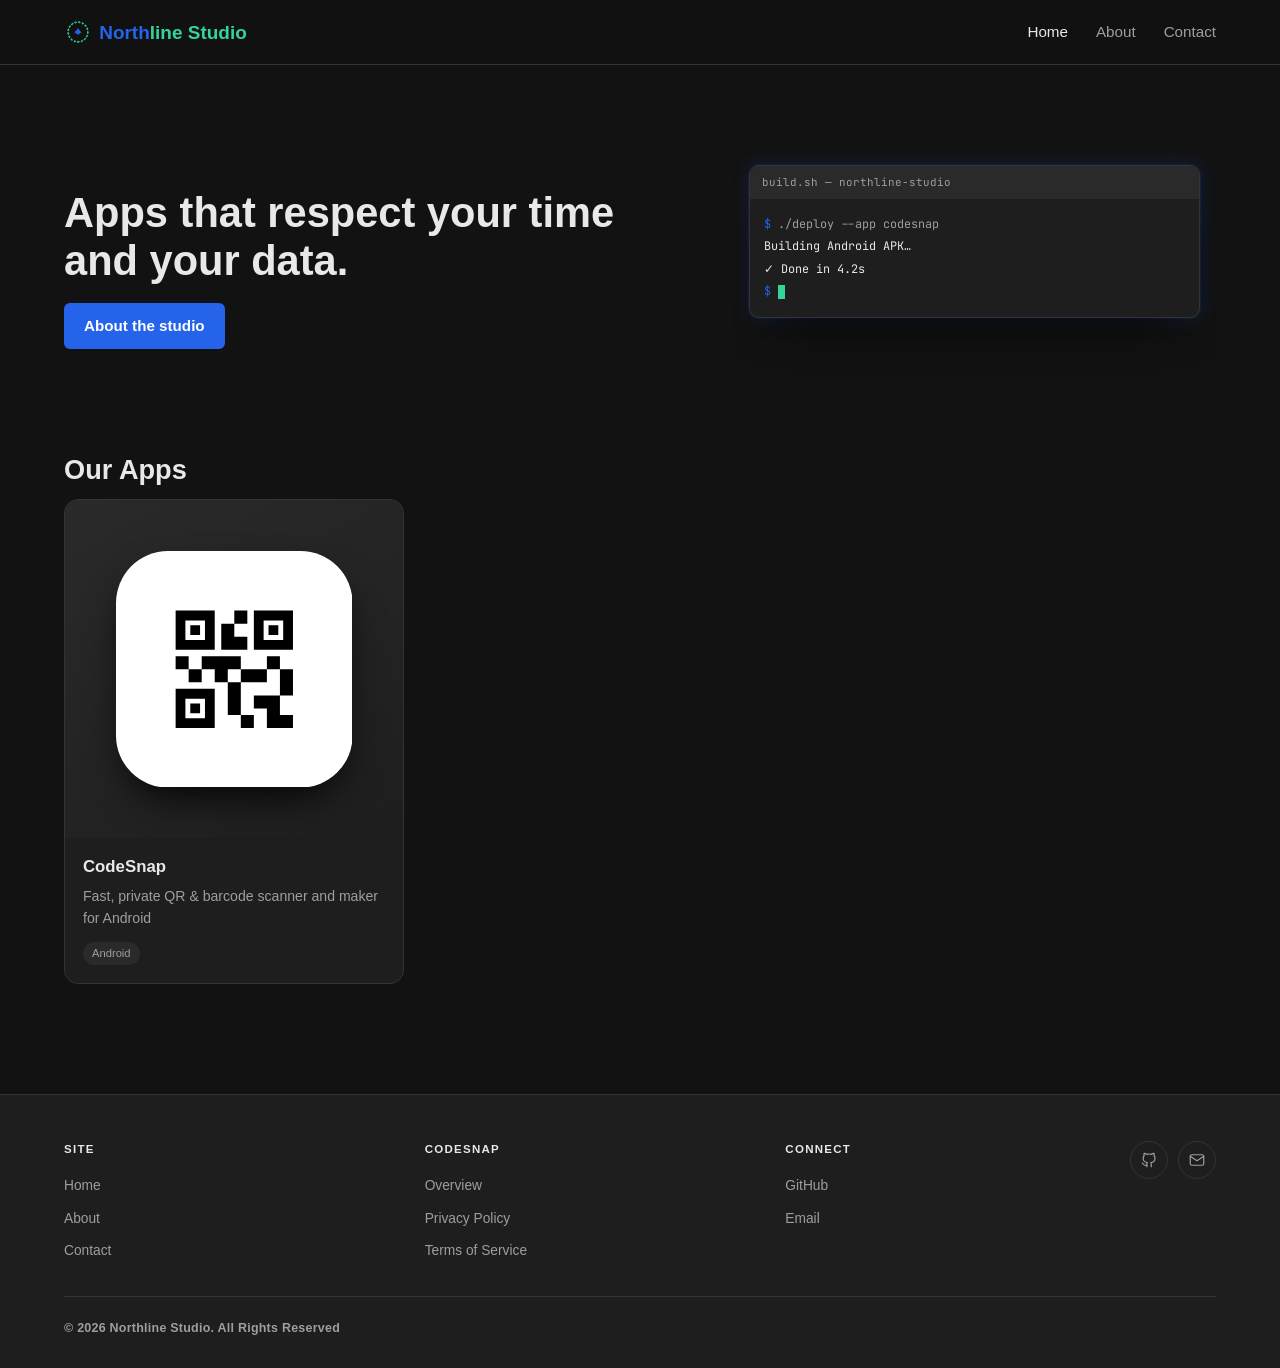
<file: index.html>
<!doctype html>
<html lang="en">
<head>
<meta charset="UTF-8">
<meta name="viewport" content="width=device-width, initial-scale=1, viewport-fit=cover">
<meta name="description" content="Northline Studio builds Android apps. Nothing you scan leaves your phone, and the privacy policies are short enough that people actually read them.">
<title>Northline Studio — Android Apps</title>
<link rel="preconnect" href="https://fonts.googleapis.com">
<link rel="preconnect" href="https://fonts.gstatic.com" crossorigin>
<link href="https://fonts.googleapis.com/css2?family=JetBrains+Mono:wght@400;500&display=swap" rel="stylesheet">
<link rel="icon" type="image/svg+xml" href="assets/logo-mark.svg">
<link rel="stylesheet" href="style.css">
</head>
<body>

<header>
  <div class="wrap">
    <div class="logo" onclick="nav('home')"><img class="logo-mark" src="assets/logo-mark.svg" alt=""><img class="logo-word" src="assets/logo-wordmark.svg" alt="Northline Studio"></div>
    <nav id="nav">
      <a href="#home" data-r="home"><span class="nav-index">01</span>Home</a>
      <a href="#about" data-r="about"><span class="nav-index">02</span>About</a>
      <a href="#contact" data-r="contact"><span class="nav-index">03</span>Contact</a>
    </nav>
    <button class="nav-toggle" id="navToggle" type="button" aria-label="Menu" aria-expanded="false" aria-controls="nav">
      <svg class="ic-menu" viewBox="0 0 24 24" aria-hidden="true"><path d="M3 18h18v-2H3v2zm0-5h18v-2H3v2zm0-7v2h18V6H3z"></path></svg>
      <svg class="ic-close" viewBox="0 0 24 24" aria-hidden="true"><path d="M19 6.41 17.59 5 12 10.59 6.41 5 5 6.41 10.59 12 5 17.59 6.41 19 12 13.41 17.59 19 19 17.59 13.41 12z"></path></svg>
    </button>
  </div>
</header>

<main class="wrap">

  <section id="home">
    <div class="hero">
      <div>
        <h1>Apps that respect your time and your data.</h1>
        <a class="cta" href="#about">About the studio</a>
      </div>
      <div class="stage term" aria-hidden="true">
        <div class="win">
          <div class="bar">build.sh — northline-studio</div>
          <div class="body">
            <div><span class="prompt">$</span> ./deploy --app codesnap</div>
            <div class="out">Building Android APK…</div>
            <div class="out">✓ Done in 4.2s</div>
            <div><span class="prompt">$</span> <span class="cursor"></span></div>
          </div>
        </div>
      </div>
    </div>

    <h2 class="section-title">Our Apps</h2>
    <div class="cards">
      <a class="card" href="#app-codesnap">
        <span class="card-cover"><span class="card-icon"><svg viewBox="0 0 500 500" width="28" height="28" style="stroke:none"><rect width="500" height="500" rx="110" fill="#ffffff"/><g transform="translate(95 95) scale(0.62)"><path d="m272.22,450l0,-44.44l44.44,0l0,44.44zM227.78,405.56l0,-111.11l44.44,0l0,111.11zM405.56,338.89l0,-88.89l44.44,0l0,88.89zM361.11,250l0,-44.44l44.44,0l0,44.44zM94.44,294.44l0,-44.44l44.44,0l0,44.44zM50,250l0,-44.44l44.44,0l0,44.44zM250,94.44l0,-44.44l44.44,0l0,44.44zM83.33,150L150,150L150,83.33L83.33,83.33ZM50,183.33l0,-133.33l133.33,0l0,133.33zM83.33,416.67L150,416.67L150,350L83.33,350ZM50,450l0,-133.33l133.33,0l0,133.33zM350,150L416.67,150L416.67,83.33L350,83.33ZM316.67,183.33l0,-133.33l133.33,0l0,133.33zM361.11,450l0,-66.67l-44.44,0l0,-44.44l88.89,0l0,66.67l44.44,0l0,44.44zM272.22,294.44l0,-44.44l88.89,0l0,44.44zM183.33,294.44l0,-44.44l-44.44,0l0,-44.44l133.33,0l0,44.44l-44.44,0l0,44.44zM205.56,183.33l0,-88.89l44.44,0l0,44.44l44.44,0l0,44.44zM100,133.33l0,-33.33l33.33,0l0,33.33zM100,400l0,-33.33l33.33,0l0,33.33zM366.67,133.33l0,-33.33l33.33,0l0,33.33z" fill="#000000"/></g></svg></span></span>
        <span class="card-body"><h3>CodeSnap</h3><p>Fast, private QR &amp; barcode scanner and maker for Android</p><span class="tag">Android</span></span>
      </a>
      <!-- Spot the Difference card hidden for now — uncomment together with the
           #app-spotit section and re-add 'app-spotit' to routes in script.js -->
      <!--
      <a class="card" href="#app-spotit">
        <span class="card-cover"><span class="card-icon"><svg viewBox="0 0 500 500" width="28" height="28" style="stroke:none"><rect width="500" height="500" rx="110" fill="#ffffff"/><g transform="translate(95 95) scale(0.62)"><g fill="none" stroke="#000000" stroke-width="26" stroke-linejoin="round"><rect x="60" y="90" width="160" height="320" rx="26"></rect><rect x="280" y="90" width="160" height="320" rx="26"></rect></g><path d="M85 370 145 270 205 370Z" fill="#000000"></path><path d="M305 370 365 270 425 370Z" fill="#000000"></path><circle cx="170" cy="170" r="26" fill="#000000"></circle><circle cx="350" cy="170" r="26" fill="#000000"></circle></g></svg></span></span>
        <span class="card-body"><h3>Spot the Difference</h3><p>Photo puzzle game — find every difference before the clock runs out</p><span class="tag">Android</span></span>
      </a>
      -->
    </div>
  </section>

  <section id="about">
    <div class="about-head">
      <img class="about-mark" src="assets/logo-mark.svg" alt="" width="120" height="120">
      <div class="about-head-copy">
        <h2 class="section-title">About the studio</h2>
        <p class="section-sub">We take an app from a rough idea all the way to the Play Store, then keep updating it after. Nothing gets handed off to anyone else.</p>
      </div>
    </div>
    <div class="about-grid">
      <div class="skill-block"><h3>Mobile</h3><ul>
        <li>Native Android apps in Kotlin with XML layouts</li>
        <li>Firebase (Auth, Firestore, Storage, FCM, Crashlytics)</li>
        <li>Local persistence with SQLite</li>
      </ul></div>
      <div class="skill-block"><h3>Backend & tooling</h3><ul>
        <li>REST APIs and backend services for app features</li>
        <li>Data modelling and Firestore schema design</li>
        <li>Bots and control panels (Node.js, Express)</li>
      </ul></div>
      <div class="skill-block"><h3>How we work</h3><ul>
        <li>Everything stays in-house: design, code, Play Store listing, the updates after release</li>
        <li>We write a spec first. Code comes once the spec makes sense.</li>
        <li>Android only for now, and privacy gets decided before features do</li>
      </ul></div>
    </div>
  </section>

  <section id="contact">
    <h2 class="section-title">Contact</h2>
    <p class="section-sub">Send bug reports, project ideas, or anything else through the form below. It lands straight in our inbox.</p>
    <form id="contactForm">
      <div><label for="cName">Name</label><input id="cName" required></div>
      <div><label for="cEmail">Email</label><input id="cEmail" type="email" required></div>
      <div><label for="cMsg">Message</label><textarea id="cMsg" required></textarea></div>
      <button class="submit" type="submit">Send message</button>
    </form>
    <p class="contact-direct">Or email us directly at <a class="mono mail-link" href="https://mail.google.com/mail/?view=cm&fs=1&to=northline.studio.developer@gmail.com" target="_blank" rel="noopener">northline.studio.developer@gmail.com</a>.</p>
  </section>

  <!-- CODESNAP -->
  <section id="app-codesnap">
    <div class="app-banner">
      <div class="banner-main">
        <div class="banner-info">
          <h2 class="banner-title">CodeSnap</h2>
          <p class="banner-dev">Northline Studio</p>
          <div class="stat-row">
            <div class="stat"><span class="stat-value">1.0</span><span class="stat-label">Version</span></div>
            <div class="stat"><span class="stat-value">8.0+</span><span class="stat-label">Android</span></div>
          </div>
          <div class="banner-actions">
            <a class="install-btn" href="https://play.google.com/store/apps/details?id=com.northlinestudio.codesnap" target="_blank" rel="noopener"><svg viewBox="0 0 24 24" fill="currentColor" aria-hidden="true"><path d="M5 3l14 9-14 9V3Z"></path></svg>Install on Google Play</a>
            <button class="share-btn" type="button" data-share-title="CodeSnap"><svg viewBox="0 0 24 24" fill="none" stroke-width="1.6" stroke-linecap="round" stroke-linejoin="round" aria-hidden="true"><circle cx="18" cy="5" r="3"></circle><circle cx="6" cy="12" r="3"></circle><circle cx="18" cy="19" r="3"></circle><path d="M8.59 13.51 15.42 17.49M15.41 6.51 8.59 10.49"></path></svg><span class="share-label">Share</span></button>
          </div>
        </div>
        <div class="banner-icon"><svg viewBox="0 0 500 500" width="28" height="28" style="stroke:none"><rect width="500" height="500" rx="110" fill="#ffffff"/><g transform="translate(95 95) scale(0.62)"><path d="m272.22,450l0,-44.44l44.44,0l0,44.44zM227.78,405.56l0,-111.11l44.44,0l0,111.11zM405.56,338.89l0,-88.89l44.44,0l0,88.89zM361.11,250l0,-44.44l44.44,0l0,44.44zM94.44,294.44l0,-44.44l44.44,0l0,44.44zM50,250l0,-44.44l44.44,0l0,44.44zM250,94.44l0,-44.44l44.44,0l0,44.44zM83.33,150L150,150L150,83.33L83.33,83.33ZM50,183.33l0,-133.33l133.33,0l0,133.33zM83.33,416.67L150,416.67L150,350L83.33,350ZM50,450l0,-133.33l133.33,0l0,133.33zM350,150L416.67,150L416.67,83.33L350,83.33ZM316.67,183.33l0,-133.33l133.33,0l0,133.33zM361.11,450l0,-66.67l-44.44,0l0,-44.44l88.89,0l0,66.67l44.44,0l0,44.44zM272.22,294.44l0,-44.44l88.89,0l0,44.44zM183.33,294.44l0,-44.44l-44.44,0l0,-44.44l133.33,0l0,44.44l-44.44,0l0,44.44zM205.56,183.33l0,-88.89l44.44,0l0,44.44l44.44,0l0,44.44zM100,133.33l0,-33.33l33.33,0l0,33.33zM100,400l0,-33.33l33.33,0l0,33.33zM366.67,133.33l0,-33.33l33.33,0l0,33.33z" fill="#000000"/></g></svg></div>
      </div>
    </div>

    <div class="store-grid">
      <div class="store-main">
        <div class="showcase-wrapper" data-name="CodeSnap"><div class="showcase" id="showcase"></div><button class="sc-roll sc-prev" type="button" aria-label="Scroll screenshots left" hidden><svg viewBox="0 0 24 24" width="22" height="22" fill="none" stroke="currentColor" stroke-width="2" stroke-linecap="round" stroke-linejoin="round" aria-hidden="true"><path d="m15 18-6-6 6-6"></path></svg></button><button class="sc-roll sc-next" type="button" aria-label="Scroll screenshots right" hidden><svg viewBox="0 0 24 24" width="22" height="22" fill="none" stroke="currentColor" stroke-width="2" stroke-linecap="round" stroke-linejoin="round" aria-hidden="true"><path d="m9 18 6-6-6-6"></path></svg></button></div>

        <h3 class="section-h" id="whats-new">What's new</h3>
        <div class="page-section">
          <ul>
            <li>QR Code Scanner: Scan any QR code or barcode instantly with your camera</li>
            <li>QR Code Generator: Create QR codes for text, URLs, Wi-Fi, contacts, email, phone, SMS, and locations</li>
            <li>Barcode Generator: Create EAN-8, EAN-13, UPC-A, UPC-E, Code 39, Code 93, Code 128, ITF, PDF417, Codabar, Data Matrix, and Aztec barcodes</li>
            <li>Save to Gallery: Save scanned QR codes directly to your device gallery</li>
            <li>Dark &amp; Light Theme: Automatically follows your system theme</li>
            <li>11 Languages: English, Arabic, German, Spanish, French, Hindi, Italian, Japanese, Korean, Portuguese, and Chinese</li>
            <li>Premium: Full QR &amp; appearance customization, unlimited history, HD export, and ad-free experience</li>
            <li>Crash Reporting: Firebase Crashlytics for automatic crash detection</li>
          </ul>
        </div>

        <h3 class="section-h">Legal</h3>
    <div class="page-section">
      <p>Read the full policies for CodeSnap.</p>
      <div class="legal-row">
        <a class="legal-btn" href="#app-codesnap-privacy"><svg viewBox="0 0 24 24" fill="none" stroke-width="1.8" stroke-linecap="round" stroke-linejoin="round"><rect x="5" y="11" width="14" height="9" rx="2"></rect><path d="M8 11V7a4 4 0 0 1 8 0v4"></path></svg>Privacy Policy</a>
        <a class="legal-btn" href="#app-codesnap-terms"><svg viewBox="0 0 24 24" fill="none" stroke-width="1.8" stroke-linecap="round" stroke-linejoin="round"><path d="M7 3h8l4 4v14a1 1 0 0 1-1 1H7a1 1 0 0 1-1-1V4a1 1 0 0 1 1-1Z"></path><path d="M9 12h6M9 16h6M9 8h2"></path></svg>Terms of Service</a>
      </div>
    </div>

    <h3 class="section-h">About this app</h3>
    <div class="page-section">
      <div class="about-desc collapsed" id="aboutDesc">
        <p>CodeSnap is a QR code and barcode scanner and generator that works entirely on your phone. Point the camera at any code and it reads it right away, or pick a photo from your gallery when the code sits inside an image.</p>
        <p>The scanner covers the formats you run into every day: QR codes plus EAN-8, EAN-13, UPC-A, UPC-E, Code 39, Code 93, Code 128, ITF, PDF417, Codabar, Data Matrix, and Aztec. There is a flashlight for dark places, and every scan lands in your history so you can open it again later.</p>
        <p>The generator handles text, URLs, Wi-Fi networks (open networks included), contacts, email, phone numbers, SMS, and locations. Customize the colors, export the result in HD, and share or print it. Premium lifts the limits on customization, history, and export quality, and removes ads.</p>
        <p>No account, no sign-up, and nothing you scan ever leaves your phone. Scanning and generating happen on the device, so both work with no internet connection. The app follows your system theme, comes in 11 languages, and shows ads unless you go Premium.</p>
      </div>
      <button class="read-more" id="readMore" type="button" aria-expanded="false" aria-controls="aboutDesc">Read more</button>
      <div class="chip-row" aria-label="Categories">
        <span class="chip">QR scanner</span><span class="chip">Barcode</span><span class="chip">QR generator</span><span class="chip">Offline</span><span class="chip">Privacy</span><span class="chip">Android</span>
      </div>
    </div>
      </div>

      <aside class="store-side">
        <div class="rating-box">
          <span class="rating-badge" aria-hidden="true">3+</span>
          <div class="rating-info">
            <p class="rating-title">Rated for 3+</p>
            <p class="rating-sub">Suitable for all ages</p>
          </div>
        </div>
        <details class="support-box">
          <summary>App support <svg viewBox="0 0 24 24" width="20" height="20" fill="none" stroke="currentColor" stroke-width="1.8" stroke-linecap="round" stroke-linejoin="round" aria-hidden="true"><path d="m6 9 6 6 6-6"></path></svg></summary>
          <div class="support-body">
            <a href="https://mail.google.com/mail/?view=cm&amp;fs=1&amp;to=northline.studio.developer@gmail.com" target="_blank" rel="noopener"><svg viewBox="0 0 24 24" width="18" height="18" fill="none" stroke="currentColor" stroke-width="1.8" stroke-linecap="round" stroke-linejoin="round" aria-hidden="true"><rect x="3" y="5" width="18" height="14" rx="2"></rect><path d="m3 7 9 6 9-6"></path></svg>northline.studio.developer@gmail.com</a>
            <a href="#app-codesnap-privacy"><svg viewBox="0 0 24 24" width="18" height="18" fill="none" stroke="currentColor" stroke-width="1.8" stroke-linecap="round" stroke-linejoin="round" aria-hidden="true"><path d="M12 3 5 6v5c0 4.4 2.9 8.4 7 9.6 4.1-1.2 7-5.2 7-9.6V6l-7-3Z"></path></svg>Privacy Policy</a>
          </div>
        </details>
      </aside>
    </div>
  </section>

  <section id="app-codesnap-privacy">
    <h3 class="section-h">Privacy Policy for CodeSnap</h3>
    <div class="page-section">
      <div class="policy-meta"><span class="badge">Effective 26 September 2026</span></div>
      <h4>At a glance</h4>
      <div class="policy-quick">
        <div class="quick-card no"><h5><svg viewBox="0 0 24 24" fill="none" stroke-width="2" stroke-linecap="round"><path d="M6 6l12 12M18 6L6 18"></path></svg>Not collected</h5><ul>
          <li>No account or sign-up</li>
          <li>No personal data collected by the app</li>
          <li>No sale of data</li>
          <li>Scan history stays on your device</li>
        </ul></div>
        <div class="quick-card yes"><h5><svg viewBox="0 0 24 24" fill="none" stroke-width="2" stroke-linecap="round" stroke-linejoin="round"><path d="M20 6 9 17l-5-5"></path></svg>Processed by third parties</h5><ul>
          <li>Advertising ID and ad interaction data (Google AdMob)</li>
          <li>Anonymous crash diagnostics (Firebase Crashlytics)</li>
        </ul></div>
      </div>
      <h4>1. What we don't collect</h4>
      <p>CodeSnap is a scanner and generator app. To be clear about what it does <em>not</em> do:</p>
      <ul>
        <li>No account or sign-up: there is no registration, login, or user profile.</li>
        <li>No collection of personal data by the app itself: we don't ask for your name, email, phone number, or contacts, and we don't upload the content you scan or generate.</li>
        <li>No sale of personal data. We don't sell or rent data about you to anyone.</li>
        <li>Your scan and generation history is stored only on your device, in local app storage. You can delete it at any time from the app's history screen, or by clearing the app's data in system settings.</li>
      </ul>
      <p>Some data <em>is</em> processed by third-party services the app integrates (advertising and crash analytics), as described below.</p>
      <h4>2. Camera</h4>
      <p>The camera permission is used only for live scanning: frames are decoded in real time to find and read QR codes and barcodes.</p>
      <ul>
        <li>Camera frames are processed on your device.</li>
        <li>Frames are never recorded to video or stored as images.</li>
        <li>Frames are never transmitted off your device for scanning purposes.</li>
      </ul>
      <p>The flashlight toggle only controls the camera flash for scanning in low light.</p>
      <h4>3. Images (gallery scans and exports)</h4>
      <p>When you choose to decode a code from an image in your gallery, or to export/save a generated code as an image file, that image is processed locally on your device. Image contents aren't uploaded to our servers. CodeSnap has no backend servers that receive your images.</p>
      <h4>4. Advertising</h4>
      <p>CodeSnap shows ads, served by Google AdMob. AdMob may collect and use the Advertising ID and device/ad interaction data to serve and measure ads, in accordance with Google's policy. You can reset or opt out of personalized advertising through your device's Google Play settings.</p>
      <p>See Google's privacy policy for details: <a href="https://policies.google.com/privacy">https://policies.google.com/privacy</a></p>
      <p>Buying Premium removes ads, but it doesn't change the data practices described here beyond no longer requesting ads.</p>
      <h4>5. Analytics and crash reporting</h4>
      <p>CodeSnap uses Firebase Crashlytics to collect anonymous crash and diagnostic data, for example stack traces, device/OS version, and the app version at the time of a crash. That data is used only to find and fix bugs. It isn't used to identify you personally.</p>
      <p>See Google Firebase's privacy information: <a href="https://firebase.google.com/support/privacy">https://firebase.google.com/support/privacy</a></p>
      <h4>6. Children</h4>
      <p>CodeSnap isn't directed at children under 13. The app doesn't knowingly collect personal information from children. If you believe a child has provided personal information through a third-party service the app uses, email us and we'll take care of it.</p>
      <h4>7. Contact</h4>
      <p>Questions about this policy or your data can be sent by email to <a href="https://mail.google.com/mail/?view=cm&fs=1&to=northline.studio.developer@gmail.com" target="_blank" rel="noopener">northline.studio.developer@gmail.com</a>.</p>
      <h4>8. Changes to this policy</h4>
      <p>This policy may be updated as the app changes. The current version always lives on this page. The effective date above tells you when this version started applying.</p>
    </div>
  </section>

  <section id="app-codesnap-terms">
    <h3 class="section-h">Terms of Service for CodeSnap</h3>
    <div class="page-section">
      <h4>Use of the app</h4>
      <p>CodeSnap is for personal use. You're responsible for what you do with the content you scan or generate.</p>
      <h4>No warranty</h4>
      <p>The app is provided as-is, with no warranty of any kind.</p>
      <h4>Changes</h4>
      <p>Features may change between updates. If you keep using the app after an update, you accept the revised terms.</p>
    </div>
  </section>

  <!-- SPOT THE DIFFERENCE — the game listing is hidden for now. To restore it,
       uncomment down to the closing marker after </section> AND re-add
       'app-spotit' to the routes array at the top of script.js — a section id
       that is not in routes can never render. Its Privacy Policy and Terms of
       Service sections below stay live: the Android app deep-links to them. -->
  <!--
  <section id="app-spotit">
    <div class="app-banner">
      <div class="banner-main">
        <div class="banner-info">
          <h2 class="banner-title">Spot the Difference</h2>
          <p class="banner-dev">Northline Studio</p>
          <div class="stat-row">
            <div class="stat"><span class="stat-value">1.0</span><span class="stat-label">Version</span></div>
            <div class="stat"><span class="stat-value">8.0+</span><span class="stat-label">Android</span></div>
          </div>
          <div class="banner-actions">
            <a class="install-btn" href="https://play.google.com/store/apps/details?id=com.northlinestudio.spotthedifference" target="_blank" rel="noopener"><svg viewBox="0 0 24 24" fill="currentColor" aria-hidden="true"><path d="M5 3l14 9-14 9V3Z"></path></svg>Install on Google Play</a>
            <button class="share-btn" type="button" data-share-title="Spot the Difference"><svg viewBox="0 0 24 24" fill="none" stroke-width="1.6" stroke-linecap="round" stroke-linejoin="round" aria-hidden="true"><circle cx="18" cy="5" r="3"></circle><circle cx="6" cy="12" r="3"></circle><circle cx="18" cy="19" r="3"></circle><path d="M8.59 13.51 15.42 17.49M15.41 6.51 8.59 10.49"></path></svg><span class="share-label">Share</span></button>
          </div>
        </div>
        <div class="banner-icon"><svg viewBox="0 0 500 500" width="28" height="28" style="stroke:none"><rect width="500" height="500" rx="110" fill="#ffffff"/><g transform="translate(95 95) scale(0.62)"><g fill="none" stroke="#000000" stroke-width="26" stroke-linejoin="round"><rect x="60" y="90" width="160" height="320" rx="26"></rect><rect x="280" y="90" width="160" height="320" rx="26"></rect></g><path d="M85 370 145 270 205 370Z" fill="#000000"></path><path d="M305 370 365 270 425 370Z" fill="#000000"></path><circle cx="170" cy="170" r="26" fill="#000000"></circle><circle cx="350" cy="170" r="26" fill="#000000"></circle></g></svg></div>
      </div>
    </div>

    <div class="store-grid">
      <div class="store-main">
        <div class="showcase-wrapper" data-dir="showcase-spotit" data-name="Spot the Difference"><div class="showcase"></div><button class="sc-roll sc-prev" type="button" aria-label="Scroll screenshots left" hidden><svg viewBox="0 0 24 24" width="22" height="22" fill="none" stroke="currentColor" stroke-width="2" stroke-linecap="round" stroke-linejoin="round" aria-hidden="true"><path d="m15 18-6-6 6-6"></path></svg></button><button class="sc-roll sc-next" type="button" aria-label="Scroll screenshots right" hidden><svg viewBox="0 0 24 24" width="22" height="22" fill="none" stroke="currentColor" stroke-width="2" stroke-linecap="round" stroke-linejoin="round" aria-hidden="true"><path d="m9 18 6-6-6-6"></path></svg></button></div>

        <h3 class="section-h">What's new</h3>
        <div class="page-section">
          <ul>
            <li>12 hand-authored photo levels, then an endless stream of procedurally generated scenes</li>
            <li>Three stars per level: finish it, finish under 5 minutes, and finish with zero wrong taps</li>
            <li>Hearts, hints and a coin economy with daily rewards and a shop</li>
            <li>Fair monetization: optional rewarded ads, a Remove Ads purchase, progress never blocked behind a paywall</li>
            <li>Accessibility: high-contrast mode, reduce-motion support, TalkBack labels, text scaling to 200%</li>
            <li>Works fully offline — only ads, purchases and links need a connection</li>
          </ul>
        </div>

        <h3 class="section-h">Legal</h3>
        <div class="page-section">
          <p>Read the full policies for Spot the Difference.</p>
          <div class="legal-row">
            <a class="legal-btn" href="#app-spotit-privacy"><svg viewBox="0 0 24 24" fill="none" stroke-width="1.8" stroke-linecap="round" stroke-linejoin="round"><rect x="5" y="11" width="14" height="9" rx="2"></rect><path d="M8 11V7a4 4 0 0 1 8 0v4"></path></svg>Privacy Policy</a>
            <a class="legal-btn" href="#app-spotit-terms"><svg viewBox="0 0 24 24" fill="none" stroke-width="1.8" stroke-linecap="round" stroke-linejoin="round"><path d="M7 3h8l4 4v14a1 1 0 0 1-1 1H7a1 1 0 0 1-1-1V4a1 1 0 0 1 1-1Z"></path><path d="M9 12h6M9 16h6M9 8h2"></path></svg>Terms of Service</a>
          </div>
        </div>

        <h3 class="section-h">About the game</h3>
        <div class="page-section">
          <div class="about-desc collapsed" id="aboutDescSpotit">
            <p>Spot it. Tap it. Beat the clock. Two pictures look identical — until they don't. Find every difference across hand-crafted photo levels, earn three stars a level, and rescue your hearts before the timer runs out.</p>
            <p>An offline-first spot-the-difference game for Android, built by Northline Studio. Portrait-only, one-hand play, no account needed. It opens with 12 hand-authored photo levels and then keeps going with an endless stream of procedurally generated scenes.</p>
            <p>Each level pays up to three stars: finish it, finish under 5 minutes, and finish with zero wrong taps. Coins, hints and hearts carry you between runs, topped up by daily rewards and the shop. Rewarded ads are optional, Remove Ads turns off banners and interstitials, and progress is never blocked behind a paywall.</p>
            <p>It's built to be played: high-contrast mode, reduce-motion support, TalkBack labels and text scaling to 200% are all in the game, and the whole thing works fully offline — only ads, purchases and links need a connection.</p>
          </div>
          <button class="read-more" id="readMoreSpotit" type="button" aria-expanded="false" aria-controls="aboutDescSpotit">Read more</button>
          <div class="chip-row" aria-label="Categories">
            <span class="chip">Puzzle</span><span class="chip">Spot the difference</span><span class="chip">Offline</span><span class="chip">Family</span><span class="chip">Android</span>
          </div>
        </div>
      </div>

      <aside class="store-side">
        <div class="rating-box">
          <span class="rating-badge" aria-hidden="true">3+</span>
          <div class="rating-info">
            <p class="rating-title">Rated for 3+</p>
            <p class="rating-sub">Suitable for all ages</p>
          </div>
        </div>
        <details class="support-box">
          <summary>App support <svg viewBox="0 0 24 24" width="20" height="20" fill="none" stroke="currentColor" stroke-width="1.8" stroke-linecap="round" stroke-linejoin="round" aria-hidden="true"><path d="m6 9 6 6 6-6"></path></svg></summary>
          <div class="support-body">
            <a href="https://mail.google.com/mail/?view=cm&amp;fs=1&amp;to=northline.studio.developer@gmail.com" target="_blank" rel="noopener"><svg viewBox="0 0 24 24" width="18" height="18" fill="none" stroke="currentColor" stroke-width="1.8" stroke-linecap="round" stroke-linejoin="round" aria-hidden="true"><rect x="3" y="5" width="18" height="14" rx="2"></rect><path d="m3 7 9 6 9-6"></path></svg>northline.studio.developer@gmail.com</a>
            <a href="#app-spotit-privacy"><svg viewBox="0 0 24 24" width="18" height="18" fill="none" stroke="currentColor" stroke-width="1.8" stroke-linecap="round" stroke-linejoin="round" aria-hidden="true"><path d="M12 3 5 6v5c0 4.4 2.9 8.4 7 9.6 4.1-1.2 7-5.2 7-9.6V6l-7-3Z"></path></svg>Privacy Policy</a>
          </div>
        </details>
      </aside>
    </div>
  </section>
  -->

  <section id="app-spotit-privacy">
    <h3 class="section-h">Privacy Policy for Spot the Difference</h3>
    <div class="page-section">
      <div class="policy-meta"><span class="badge">Effective November 2026</span></div>
      <h4>At a glance</h4>
      <div class="policy-quick">
        <div class="quick-card no"><h5><svg viewBox="0 0 24 24" fill="none" stroke-width="2" stroke-linecap="round"><path d="M6 6l12 12M18 6L6 18"></path></svg>Not collected</h5><ul>
          <li>Do you need an account? No</li>
          <li>Do you sell or rent data? No</li>
          <li>Name, email or phone number? Never asked for</li>
          <li>Camera, microphone, contacts or location? No</li>
        </ul></div>
        <div class="quick-card yes"><h5><svg viewBox="0 0 24 24" fill="none" stroke-width="2" stroke-linecap="round" stroke-linejoin="round"><path d="M20 6 9 17l-5-5"></path></svg>What happens</h5><ul>
          <li>Does it work offline? Yes — playing needs no connection</li>
          <li>Ads? Yes, banners, interstitials and optional rewarded ads. Remove Ads turns the first two off</li>
          <li>Where is progress saved? On your device only</li>
          <li>Analytics? Anonymous gameplay events, never tied to you</li>
        </ul></div>
      </div>
      <h4>1. Who we are</h4>
      <p>Spot the Difference is an Android app made by Northline Studio, an indie developer. We're the people behind it, and we're the ones answering for how it behaves.</p>
      <p>Every privacy question — access, correction, deletion, or just a straight "what's happening here?" — goes to the same address: <a href="https://mail.google.com/mail/?view=cm&fs=1&to=northline.studio.developer@gmail.com" target="_blank" rel="noopener">northline.studio.developer@gmail.com</a>. There's only one of us, so there's no switchboard to work out.</p>
      <h4>2. Information we don't collect</h4>
      <p>The app has no registration, so there's no account, no name, no email address and no phone number sitting anywhere. We don't ask for your contacts, we don't read your photos or media library, and we don't ask for your location.</p>
      <p>The app requests exactly two Android permissions:</p>
      <ul>
        <li><strong>INTERNET</strong> — for ads, for purchases, and for the links that open the website or the Play Store.</li>
        <li><strong>ACCESS_NETWORK_STATE</strong> — so the app can check whether it's online before it tries to load an ad or a purchase. It tells us you're connected or not, nothing more.</li>
      </ul>
      <p>No camera. No microphone. No contacts. No files. No location. Nothing is scanned, recorded or read off your phone.</p>
      <h4>3. Information stored on your device</h4>
      <p>Everything the game remembers lives on your phone and nowhere else:</p>
      <ul>
        <li>Gameplay progress — the levels you've finished and the stars you've earned</li>
        <li>Your coins, hints and hearts</li>
        <li>Your settings, including High contrast</li>
        <li>The timers behind daily rewards</li>
      </ul>
      <p>None of it is uploaded to a Northline Studio server, because there isn't one. It stays inside Android's app sandbox until you clear the app's data or uninstall it.</p>
      <h4>4. Advertising</h4>
      <p>The app is ad-supported. It shows banner ads, interstitial ads, and rewarded ads that you choose to watch in exchange for a hint or some hearts.</p>
      <p>Ads are served by Google AdMob, or by an equivalent ad network once ads go live. Like most ad-funded apps, ads may use your Advertising ID. That's governed by Google's policies and by your device's advertising settings — you can reset it or switch off personalized ads from Google Play settings.</p>
      <p>Rewarded ads are always optional and always labelled. Nothing in the game is locked behind one. A one-time Remove Ads purchase switches off banners and interstitials; rewarded ads stay available, because watching one is always your choice. Purchases are processed by Google Play, so we never see your payment details.</p>
      <p>If you're in a region that requires it, a consent form appears on the first launch, before any advertising or analytics request is made.</p>
      <p>See Google's privacy policy for the details of how AdMob handles data: <a href="https://policies.google.com/privacy">https://policies.google.com/privacy</a></p>
      <h4>5. Optional Google Play Games sign-in</h4>
      <p>You can sign in with Google Play Games to save your progress to your Play Games profile and to take part in leaderboards. It's entirely optional.</p>
      <p>Without it, everything stays local on your device and the game is fully playable — no level, star or feature is held back behind a sign-in. If you do sign in, Google handles your Play Games data under Google's own terms and privacy policy: <a href="https://policies.google.com/privacy">https://policies.google.com/privacy</a></p>
      <h4>6. Analytics</h4>
      <p>We collect a handful of anonymous gameplay events: when a level starts, when it's completed, the app version, a random identifier created at install, and whether the device was online at the time.</p>
      <p>That data is never tied to an identity, never sold, and never used to advertise to you. It exists so we can tell which levels are too hard and whether a feature is being used.</p>
      <p><strong>No crash-reporting SDK is included in this app.</strong> We don't collect crash logs, stack traces or device diagnostics.</p>
      <h4>7. Children</h4>
      <p>Spot the Difference doesn't knowingly collect personal information from children under 13, or from anyone below the age at which your local law lets them consent on their own.</p>
      <p>If you believe a child has provided personal information through the app, email the address in section 1 and we'll delete it.</p>
      <h4>8. Your rights</h4>
      <p>You can ask to see what we hold about you, to have it corrected, or to have it deleted. Write to <a href="https://mail.google.com/mail/?view=cm&fs=1&to=northline.studio.developer@gmail.com" target="_blank" rel="noopener">northline.studio.developer@gmail.com</a> and we'll answer.</p>
      <p>A couple of things in the app open somewhere else: links use Chrome Custom Tabs to show our website pages, and the store button opens Google Play. Those are run by Google, so Google's own terms and privacy policy apply to them.</p>
      <h4>9. Data retention and security</h4>
      <p>Your progress sits on your device under Android's app sandbox, which other apps can't read. Uninstalling the app removes it, and so does clearing the app's data in system settings. Nothing about your play is kept on our side.</p>
      <p>If this policy changes, we'll update this page and move the effective date at the top, so you can always tell which version you're reading.</p>
    </div>
  </section>

  <section id="app-spotit-terms">
    <h3 class="section-h">Terms of Service for Spot the Difference</h3>
    <div class="page-section">
      <div class="policy-meta"><span class="badge">Effective November 2026</span></div>
      <h4>Acceptance of terms</h4>
      <p>These terms cover Spot the Difference, an Android app provided by Northline Studio. Installing or using the app means you accept them. If you don't agree, please don't use it.</p>
      <h4>License</h4>
      <p>We give you a personal, non-transferable licence to use the app on your own devices. It's yours to play — not to sell, rent, redistribute or hand on to somebody else.</p>
      <p>You may not reverse-engineer, decompile or otherwise try to get at the app's source, resell it, or run it as a service for other people. Cheating that touches anyone else breaks these terms too: auto-solvers that play on your behalf, or edits to the local save that fake stars, coins or leaderboard positions.</p>
      <h4>Virtual items and purchases</h4>
      <p>Coins, hints and hearts are virtual items. They exist only inside the game, they have no real-world value, they can't be exchanged for money, and they can't be cashed out or moved to another account.</p>
      <p>Purchases — hint and coin packs, and Remove Ads — are handled entirely by Google Play. We never see or store your payment details, and Google Play's own terms apply to the transaction. Refunds follow Google Play's refund rules; outside those rules, virtual items aren't refundable.</p>
      <h4>Ads</h4>
      <p>Ads are supplied by third parties and their own terms apply to them. Watching a rewarded ad is always optional and always your choice.</p>
      <p>A Remove Ads purchase switches off banner and interstitial ads. Rewarded ads stay available, because you decide whether to watch one.</p>
      <h4>Google Play Games</h4>
      <p>Signing in to Google Play Games is optional. If you use it, Google's terms and privacy policy apply to your Play Games data, including anything saved to your profile or posted to a leaderboard.</p>
      <h4>User content</h4>
      <p>The app has no uploads, no profiles and no messaging. There is no user-generated content, so there is nothing for us to host, moderate or delete.</p>
      <h4>No warranty and limitation of liability</h4>
      <p>The app is provided as-is, with no warranty of any kind. We don't promise it will always be uninterrupted, error-free, or exactly what you expected.</p>
      <p>To the extent the law allows, Northline Studio isn't liable for indirect or consequential losses coming out of your use of the app — including lost progress, lost virtual items or lost play time. Nothing here limits liability that can't be limited by law.</p>
      <h4>Changes to these terms</h4>
      <p>We may update these terms as the app changes. The current version always lives on this page with the effective date above, and using the app after an update means you accept the revised terms.</p>
      <h4>Governing law and contact</h4>
      <p>These terms are read under the general consumer protection rules that apply where you live, rather than under one country's courts. If anything here is unclear, ask us: <a href="https://mail.google.com/mail/?view=cm&fs=1&to=northline.studio.developer@gmail.com" target="_blank" rel="noopener">northline.studio.developer@gmail.com</a></p>
    </div>
  </section>

</main>

<footer>
  <div class="wrap">
    <div class="footer-top">
      <div class="footer-cols">
        <nav class="footer-col" aria-label="Site">
          <h4>Site</h4>
          <ul>
            <li><a href="#home">Home</a></li>
            <li><a href="#about">About</a></li>
            <li><a href="#contact">Contact</a></li>
          </ul>
        </nav>
        <nav class="footer-col" aria-label="CodeSnap">
          <h4>CodeSnap</h4>
          <ul>
            <li><a href="#app-codesnap">Overview</a></li>
            <li><a href="#app-codesnap-privacy">Privacy Policy</a></li>
            <li><a href="#app-codesnap-terms">Terms of Service</a></li>
          </ul>
        </nav>
        <!-- Spot the Difference footer links hidden for now — uncomment together
             with the #app-spotit section -->
        <!--
        <nav class="footer-col" aria-label="Spot the Difference">
          <h4>Spot the Difference</h4>
          <ul>
            <li><a href="#app-spotit">About the game</a></li>
            <li><a href="#app-spotit-privacy">Privacy Policy</a></li>
            <li><a href="#app-spotit-terms">Terms of Service</a></li>
          </ul>
        </nav>
        -->
        <nav class="footer-col" aria-label="Connect">
          <h4>Connect</h4>
          <ul>
            <li><a href="https://github.com/Studio-Northline" target="_blank" rel="noopener">GitHub</a></li>
            <li><a href="https://mail.google.com/mail/?view=cm&fs=1&to=northline.studio.developer@gmail.com" target="_blank" rel="noopener">Email</a></li>
          </ul>
        </nav>
      </div>
      <div class="footer-social">
        <a href="https://github.com/Studio-Northline" target="_blank" rel="noopener" aria-label="GitHub" title="GitHub"><svg viewBox="0 0 24 24" fill="none" stroke-width="1.6" stroke-linecap="round" stroke-linejoin="round" aria-hidden="true" focusable="false"><path d="M9 19c-4.3 1.4-4.3-2.5-6-3m12 5v-3.5c0-1 .1-1.4-.5-2 2.8-.3 5.5-1.4 5.5-6a4.6 4.6 0 0 0-1.3-3.2 4.2 4.2 0 0 0-.1-3.2s-1.1-.3-3.5 1.3a12.3 12.3 0 0 0-6.2 0C6.7 2.8 5.6 3.1 5.6 3.1a4.2 4.2 0 0 0-.1 3.2A4.6 4.6 0 0 0 4.2 9.5c0 4.6 2.7 5.7 5.5 6-.6.6-.6 1.2-.5 2V21"></path></svg></a>
        <a href="https://mail.google.com/mail/?view=cm&fs=1&to=northline.studio.developer@gmail.com" target="_blank" rel="noopener" aria-label="Email" title="Email"><svg viewBox="0 0 24 24" fill="none" stroke-width="1.6" stroke-linecap="round" stroke-linejoin="round" aria-hidden="true" focusable="false"><rect x="3" y="5" width="18" height="14" rx="2"></rect><path d="m3 7 9 6 9-6"></path></svg></a>
      </div>
    </div>
    <div class="footer-bottom">
      <p class="footer-copy">© 2026 Northline Studio. All Rights Reserved</p>
    </div>
  </div>
</footer>

<div class="lightbox" id="lightbox" hidden role="dialog" aria-modal="true" aria-label="Screenshot viewer">
  <button class="lb-btn lb-close" id="lbClose" type="button" aria-label="Close viewer"><svg viewBox="0 0 24 24" width="22" height="22" fill="none" stroke="currentColor" stroke-width="2" stroke-linecap="round"><path d="M18 6 6 18M6 6l12 12"></path></svg></button>
  <button class="lb-btn lb-prev" id="lbPrev" type="button" aria-label="Previous screenshot"><svg viewBox="0 0 24 24" width="24" height="24" fill="none" stroke="currentColor" stroke-width="2" stroke-linecap="round" stroke-linejoin="round"><path d="m15 18-6-6 6-6"></path></svg></button>
  <img class="lb-img" id="lbImg" alt="">
  <button class="lb-btn lb-next" id="lbNext" type="button" aria-label="Next screenshot"><svg viewBox="0 0 24 24" width="24" height="24" fill="none" stroke="currentColor" stroke-width="2" stroke-linecap="round" stroke-linejoin="round"><path d="m9 18 6-6-6-6"></path></svg></button>
  <div class="lb-count" id="lbCount" aria-live="polite"></div>
</div>

<script src="script.js"></script>
</body>
</html>
</file>
<file: style.css>
:root{
  --bg:#121212; --surface:#1E1E1E; --surface-2:#2A2A2A;
  --text:#E8E8E8; --text-dim:#9E9E9E; --border:#333333;
  --accent:#2563eb; --accent-soft:#2563eb22;
  --green:#34d399;
  box-sizing:border-box; padding-top:env(safe-area-inset-top,0px); padding-bottom:env(safe-area-inset-bottom,0px);
}
html{scroll-padding-top:env(safe-area-inset-top,0px);}
*{box-sizing:border-box;}
body{margin:0; min-height:calc(100vh - env(safe-area-inset-top,0px) - env(safe-area-inset-bottom,0px)); display:flex; flex-direction:column; background:var(--bg); color:var(--text); font-family:Helvetica, Arial, sans-serif; line-height:1.55;}
h1,h2,h3,.logo,nav a,button,.tab{font-family:Helvetica, Arial, sans-serif;}
.mono{font-family:'JetBrains Mono',monospace;}
a{color:inherit;}
.wrap{max-width:1200px; margin:0 auto; padding:0 24px;}

header{position:sticky; top:0; z-index:10; padding-top:calc(18px + env(safe-area-inset-top,0px)); padding-bottom:18px; border-bottom:1px solid var(--border);}
/* The blur lives on a pseudo-element, never on header itself: a backdrop-filter
   would make header the containing block for #nav's position:fixed, collapsing
   the full-screen menu into the header's box the instant it starts closing. */
header::before{content:''; position:absolute; inset:0; z-index:-1; background:rgba(18,18,18,.9); backdrop-filter:blur(10px); -webkit-backdrop-filter:blur(10px); pointer-events:none;}
header .wrap{display:flex; align-items:center; justify-content:space-between;}
/* Both logo images are transparent: the icon's ring padding plus the
   wordmark's own side padding supply the optical gap, so gap stays 0. */
.logo{display:flex; align-items:center; gap:0; cursor:pointer;}
.logo-mark{width:28px; height:28px; display:block; flex-shrink:0;}
.logo-word{height:28px; width:auto; display:block;}
nav{display:flex; gap:28px;}
nav a{font-size:.95rem; color:var(--text-dim); text-decoration:none; transition:color .15s;}
nav a:hover, nav a.active{color:var(--text);}
.nav-index{display:none;} /* numbered links only exist in the mobile overlay */
.nav-toggle{display:none; width:44px; height:44px; padding:0; margin-right:-8px; background:none; border:none; border-radius:8px; color:var(--text); place-items:center; cursor:pointer;}
.nav-toggle svg{width:26px; height:26px; fill:currentColor;}
.nav-toggle .ic-close{display:none;}
.nav-toggle[aria-expanded="true"] .ic-menu{display:none;}
.nav-toggle[aria-expanded="true"] .ic-close{display:block;}
.nav-toggle:focus-visible{outline:2px solid var(--accent); outline-offset:2px;}

main.wrap{padding-top:64px; padding-bottom:90px; flex:1 0 auto; width:100%;} /* grows so short pages still push the footer down */
section{display:none; scroll-margin-top:81px;}
section.active{display:block; animation:fade .3s ease;}
@keyframes fade{from{opacity:0; transform:translateY(6px);} to{opacity:1; transform:none;}}

.hero{display:grid; grid-template-columns:1.3fr 1fr; gap:40px; align-items:center; padding:20px 0 60px;}
.hero h1{font-size:2.6rem; line-height:1.15; margin:0 0 18px; font-weight:600;}
.hero p{color:var(--text-dim); font-size:1.05rem; max-width:46ch; margin:0 0 26px;}
.hero .cta{display:inline-block; padding:11px 20px; background:var(--accent); color:#fff; font-weight:600; border-radius:6px; text-decoration:none; font-size:.95rem;}
.stage{height:240px; border-radius:12px; position:relative; overflow:hidden;}
.term{padding:16px;}
.term .win{background:var(--surface); border:1px solid var(--border); border-radius:10px; overflow:hidden; box-shadow:0 24px 48px -24px #000, 0 0 20px color-mix(in srgb, var(--accent) 20%, transparent), 0 0 0 1px color-mix(in srgb, var(--accent) 12%, transparent);}
.term .bar{background:var(--surface-2); padding:8px 12px; font-family:'JetBrains Mono',monospace; font-size:.68rem; color:var(--text-dim);}
.term .body{padding:14px; font-family:'JetBrains Mono',monospace; font-size:.74rem; line-height:1.9; color:var(--text-dim);}
.term .prompt{color:var(--accent);}
.term .out{color:var(--text);}
.term .cursor{display:inline-block; width:7px; height:14px; background:var(--green); vertical-align:middle; animation:blink 1s step-start infinite;}
@keyframes blink{50%{opacity:0;}}

h2.section-title{font-size:1.7rem; margin:0 0 8px; font-weight:600;}
.section-sub{color:var(--text-dim); margin:0 0 30px; max-width:56ch;}

.cards{display:grid; grid-template-columns:repeat(auto-fit, minmax(200px,1fr)); gap:20px;}
.card{display:flex; flex-direction:column; text-align:left; background:var(--surface); border:1px solid var(--border); border-radius:14px; overflow:hidden; cursor:pointer; color:var(--text); padding:0; text-decoration:none; max-width:340px; transition:transform .15s, border-color .15s;}
.card:hover{transform:translateY(-3px); border-color:var(--accent);}
.card-cover{aspect-ratio:1/1; display:flex; align-items:center; justify-content:center; background:linear-gradient(150deg, var(--surface-2), var(--surface));}
.card-icon{width:70%; aspect-ratio:1/1; border-radius:22%; background:transparent; display:flex; align-items:center; justify-content:center; box-shadow:0 18px 40px -12px #000;}
.card-icon svg{width:100%; height:100%; stroke:var(--accent);}
.card-body{padding:16px 18px 18px; display:flex; flex-direction:column; gap:6px;}
.card-body h3{margin:0; font-size:1.05rem; font-weight:600;}
.card-body p{margin:0; color:var(--text-dim); font-size:.88rem;}
.card-body .tag{align-self:flex-start; margin-top:6px; font-size:.7rem; color:var(--text-dim); background:var(--surface-2); padding:3px 9px; border-radius:20px;}

.about-head{display:flex; align-items:center; gap:26px; margin-bottom:36px;}
.about-mark{width:120px; height:120px; flex-shrink:0; display:block;}
.about-head-copy .section-title{margin:0 0 8px;}
.about-head-copy .section-sub{margin:0;}
.about-grid{display:grid; grid-template-columns:repeat(auto-fit, minmax(260px,1fr)); gap:20px;}
.skill-block{background:var(--surface); border:1px solid var(--border); border-radius:14px; padding:18px 20px 20px;}
.skill-block h3{font-size:1rem; color:var(--accent); margin:0 0 10px;}
.skill-block ul{margin:0; padding-left:18px; color:var(--text-dim); font-size:.95rem;}
.skill-block li{margin-bottom:6px;}
.skill-block li:last-child{margin-bottom:0;}

form{display:grid; gap:14px; max-width:480px;}
label{font-size:.85rem; color:var(--text-dim); margin-bottom:4px; display:block;}
input,textarea{width:100%; background:var(--surface); border:1px solid var(--border); color:var(--text); border-radius:6px; padding:11px 13px; font-family:inherit; font-size:.95rem;}
input:focus,textarea:focus{outline:2px solid var(--accent); outline-offset:1px;}
textarea{resize:vertical; min-height:110px;}
button.submit{padding:11px 22px; background:var(--accent); color:#fff; border:none; border-radius:6px; font-weight:600; font-size:.95rem; cursor:pointer;}
.contact-direct{color:var(--text-dim); margin-top:26px; font-size:.9rem;}
.contact-direct a.mail-link{color:inherit; text-decoration:underline; text-underline-offset:3px; text-decoration-color:color-mix(in srgb, var(--accent) 60%, transparent);}
.contact-direct a.mail-link:hover{color:var(--accent); text-decoration-color:var(--accent);}

.app-banner{padding:44px 0; border-radius:20px; margin-bottom:36px; background:none; text-align:left;}
.banner-main{display:flex; align-items:center; justify-content:space-between; gap:40px;}
.banner-info{flex:1 1 auto; min-width:0;}
.banner-title{margin:0 0 6px; font-size:2.4rem; font-weight:700; line-height:1.1; text-align:left;}
.banner-dev{margin:0 0 14px; font-size:.94rem; font-weight:500; color:var(--accent);}
.stat-row{display:flex; flex-wrap:wrap; row-gap:14px; margin-bottom:26px;}
.stat{display:flex; flex-direction:column; padding:0 24px;}
.stat:first-child{padding-left:0;}
.stat + .stat{border-left:1px solid var(--border);}
.stat-value{font-size:1.15rem; font-weight:700; color:var(--text); line-height:1.3;}
.stat-label{font-size:.81rem; color:var(--text-dim);}
.banner-actions{display:flex; align-items:center; flex-wrap:wrap; gap:16px;}
.install-btn{display:inline-flex; align-items:center; gap:9px; padding:11px 22px; background:var(--accent); color:#fff; border-radius:10px; font-family:Helvetica, Arial, sans-serif; font-size:.95rem; font-weight:600; text-decoration:none; transition:filter .15s, transform .15s;}
.install-btn:hover{filter:brightness(1.1); transform:translateY(-1px);}
.install-btn svg{width:15px; height:15px; flex-shrink:0;}
.share-btn{display:inline-flex; align-items:center; gap:7px; padding:6px 0; background:none; border:none; color:var(--accent); font-family:Helvetica, Arial, sans-serif; font-size:.9rem; font-weight:600; cursor:pointer;}
.share-btn:hover{text-decoration:underline;}
.share-btn:focus-visible{outline:2px solid var(--accent); outline-offset:3px; border-radius:4px;}
.share-btn svg{width:18px; height:18px; stroke:currentColor; flex-shrink:0;}
.banner-icon{flex:0 0 auto; width:150px; height:150px; border-radius:22%; background:transparent; box-shadow:0 18px 40px -12px #000;}
.banner-icon svg{display:block; width:100%; height:100%;}
.badge{font-size:.72rem; padding:3px 10px; border-radius:20px; background:var(--surface-2); color:var(--text-dim); display:inline-block; margin-bottom:14px;}

@media (max-width:700px){
  .app-banner{padding:30px 0 28px;}
  .banner-main{gap:16px;}
  .banner-icon{width:92px; height:92px;}
  .banner-title{font-size:1.6rem;}
    .stat{padding:0 16px;}
  .banner-actions{gap:12px;}
  .install-btn{padding:10px 18px; font-size:.9rem;}
}

.store-grid{display:grid; grid-template-columns:minmax(0,1fr) 300px; gap:40px; align-items:start;}
.store-main{min-width:0;}
.store-side{display:grid; gap:16px; align-content:start;}

.showcase-wrapper{width:100%; margin-bottom:38px; position:relative;}
.sc-roll{position:absolute; top:50%; transform:translateY(-50%); z-index:5; width:44px; height:44px; padding:0; border-radius:50%; background:rgba(18,18,18,.94); border:1px solid var(--border); color:var(--text); display:grid; place-items:center; cursor:pointer; transition:border-color .15s, color .15s, background .15s;}
.sc-roll:hover{border-color:var(--accent); color:var(--accent); background:#1E1E1E;}
.sc-roll:focus-visible{outline:2px solid var(--accent); outline-offset:2px;}
.sc-roll[hidden]{display:none;}
.sc-prev{left:-8px;}
.sc-next{right:-8px;}
.showcase{display:flex; align-items:flex-start; gap:12px; width:100%; overflow-x:auto; overflow-y:hidden; scrollbar-width:none; -webkit-overflow-scrolling:touch; touch-action:pan-x pan-y; user-select:none;}
.showcase::-webkit-scrollbar{display:none;}
.screenshot{flex:0 0 auto; width:160px; position:relative; overflow:hidden; border-radius:8px; background:#1A1A1A; min-height:300px; cursor:zoom-in;}
.screenshot img{width:100%; height:auto; display:block; opacity:0; transition:opacity .25s ease; pointer-events:none; user-select:none; -webkit-user-drag:none;}
.screenshot::before{content:""; position:absolute; inset:0; background:linear-gradient(110deg, #181818 25%, #292929 45%, #181818 65%); background-size:250% 100%; animation:shimmer 1.2s infinite; z-index:0;}
@keyframes shimmer{0%{background-position:200% 0;} 100%{background-position:-200% 0;}}
.screenshot.loaded{background:transparent;}
.screenshot.loaded::before{display:none;}
.screenshot.loaded img{opacity:1;}

.rating-box{background:var(--surface); border:1px solid var(--border); border-radius:12px; padding:16px; display:flex; gap:14px; align-items:flex-start;}
.rating-badge{flex:0 0 auto; width:44px; height:44px; border:2px solid var(--text); border-radius:6px; display:grid; place-items:center; font-weight:700; font-size:.95rem; line-height:1; color:var(--text);}
.rating-info{min-width:0;}
.rating-title{margin:2px 0 4px; font-weight:600; font-size:.95rem; color:var(--text);}
.rating-sub{margin:0; color:var(--text-dim); font-size:.85rem;}

.support-box{background:var(--surface); border:1px solid var(--border); border-radius:12px;}
.support-box summary{padding:16px; cursor:pointer; font-weight:600; font-size:.95rem; display:flex; justify-content:space-between; align-items:center; gap:10px; list-style:none;}
.support-box summary::-webkit-details-marker{display:none;}
.support-box summary::marker{content:"";}
.support-box summary svg{flex-shrink:0; transition:transform .2s; color:var(--text-dim);}
.support-box[open] summary svg{transform:rotate(180deg);}
.support-body{padding:0 16px 14px; display:grid; gap:10px;}
.support-body a{display:flex; gap:10px; align-items:center; font-size:.9rem; color:var(--accent); text-decoration:none; min-width:0; overflow-wrap:anywhere;}
.support-body a:hover{text-decoration:underline;}
.support-body svg{width:18px; height:18px; flex-shrink:0; stroke:currentColor;}

.chip-row{display:flex; flex-wrap:wrap; gap:8px; margin:14px 0 6px;}
.chip{padding:6px 13px; border:1px solid var(--border); background:var(--surface-2); color:var(--text-dim); border-radius:999px; font-size:.8rem; line-height:1.4;}

.about-desc{transition:max-height .2s ease;}
.about-desc.collapsed{max-height:260px; overflow:hidden; -webkit-mask-image:linear-gradient(#000 65%, transparent); mask-image:linear-gradient(#000 65%, transparent);}
.read-more{display:inline-block; margin:2px 0 4px; padding:6px 0; background:none; border:none; color:var(--accent); font-family:Helvetica, Arial, sans-serif; font-weight:600; font-size:.9rem; cursor:pointer;}
.read-more:hover{text-decoration:underline;}
.read-more:focus-visible{outline:2px solid var(--accent); outline-offset:3px; border-radius:4px;}
.read-more[hidden]{display:none;}

.store-side summary:focus-visible, .store-side a:focus-visible{outline:2px solid var(--accent); outline-offset:3px; border-radius:4px;}

.lightbox{position:fixed; inset:0; z-index:100; background:rgba(0,0,0,.94); display:flex; align-items:center; justify-content:center; padding:24px; animation:lbIn .18s ease;}
@keyframes lbIn{from{opacity:0;} to{opacity:1;}}
.lightbox[hidden]{display:none;}
.lb-img{max-width:min(90vw,520px); max-height:84vh; border-radius:12px; box-shadow:0 30px 80px rgba(0,0,0,.65); display:block;}
.lb-btn{position:absolute; width:44px; height:44px; padding:0; border-radius:50%; background:rgba(30,30,30,.92); border:1px solid var(--border); color:var(--text); display:grid; place-items:center; cursor:pointer; transition:border-color .15s, color .15s;}
.lb-btn:hover{border-color:var(--accent); color:var(--accent);}
.lb-btn:focus-visible{outline:2px solid var(--accent); outline-offset:2px;}
.lb-btn[hidden]{display:none;}
.lb-close{top:18px; right:18px;}
.lb-prev{left:18px; top:50%; transform:translateY(-50%);}
.lb-next{right:18px; top:50%; transform:translateY(-50%);}
.lb-count{position:absolute; bottom:20px; left:50%; transform:translateX(-50%); background:rgba(30,30,30,.92); border:1px solid var(--border); color:var(--text-dim); font-size:.82rem; padding:4px 13px; border-radius:999px;}
@media (max-width:680px){
  .lb-prev{left:8px;} .lb-next{right:8px;} .lb-close{top:10px; right:10px;}
  .lb-img{max-width:86vw; max-height:78vh;}
}

@media (min-width:900px){
  .banner-title{font-size:2.8rem;}
}
@media (max-width:900px){
  .store-grid{grid-template-columns:1fr;}
  .store-side{order:-1;}
}

.section-h{font-size:1.15rem; font-weight:600; margin:38px 0 16px; padding-top:26px; border-top:1px solid var(--border); color:var(--text);}
#whats-new{scroll-margin-top:81px;}
.section-h:first-of-type{margin-top:0; padding-top:0; border-top:none;}
.page-section h4{font-size:1.05rem; margin:28px 0 10px; padding-top:22px; border-top:1px solid var(--border); color:var(--text);}
.page-section h4:first-of-type{margin-top:0; padding-top:0; border-top:none;}
.page-section p, .page-section li{color:var(--text-dim); font-size:.95rem; line-height:1.75;}
.page-section ul{padding-left:20px;}
.page-section li{margin-bottom:6px;}
.legal-row{display:flex; gap:12px; flex-wrap:wrap; margin-top:6px;}
.legal-btn{display:inline-flex; align-items:center; gap:8px; padding:10px 16px; background:var(--surface); border:1px solid var(--border); border-radius:8px; color:var(--text); text-decoration:none; font-size:.85rem; font-weight:500; transition:border-color .15s;}
.legal-btn:hover{border-color:var(--accent);}
.legal-btn svg{width:16px; height:16px; stroke:var(--accent); flex-shrink:0;}

.policy-meta{display:flex; align-items:center; gap:10px; margin-bottom:22px; flex-wrap:wrap;}
.policy-meta .badge{background:var(--accent-soft); color:var(--accent); margin-bottom:0;}
.policy-quick{display:grid; grid-template-columns:1fr 1fr; gap:14px; margin-bottom:8px;}
.quick-card{border:1px solid var(--border); border-radius:10px; padding:16px 18px; background:var(--surface-2);}
.quick-card h5{margin:0 0 10px; font-size:.85rem; display:flex; align-items:center; gap:8px; color:var(--text);}
.quick-card h5 svg{width:16px; height:16px; flex-shrink:0;}
.quick-card.yes h5 svg{stroke:var(--green);}
.quick-card.no h5 svg{stroke:var(--accent);}
.quick-card ul{margin:0; padding-left:18px;}
.quick-card li{font-size:.86rem; margin-bottom:6px; line-height:1.55;}

footer{border-top:1px solid var(--border); background:var(--surface); padding:46px 0 30px; color:var(--text-dim); font-size:.88rem; margin-top:20px;}
.footer-top{display:flex; align-items:flex-start; justify-content:space-between; gap:36px 40px; padding-bottom:34px;}
.footer-cols{flex:1 1 auto; display:grid; grid-template-columns:repeat(auto-fit, minmax(170px,1fr)); gap:44px 56px;}
.footer-col{display:block;}
.footer-col h4{color:var(--text); font-size:.72rem; text-transform:uppercase; letter-spacing:.11em; font-weight:700; margin:0 0 16px;}
.footer-col ul{list-style:none; margin:0; padding:0; display:grid; gap:11px;}
.footer-col li{line-height:1.5;}
.footer-col a{color:var(--text-dim); text-decoration:none; font-size:.86rem; transition:color .15s;}
.footer-col a:hover{color:var(--accent);}
.footer-social{flex:0 0 auto; display:flex; gap:10px;}
.footer-social a{width:38px; height:38px; border-radius:50%; border:1px solid var(--border); display:flex; align-items:center; justify-content:center; color:var(--text-dim); transition:color .15s, background .15s, border-color .15s;}
.footer-social a:hover{color:var(--accent); background:var(--accent-soft); border-color:var(--accent);}
.footer-social svg{width:18px; height:18px; stroke:currentColor;}
.footer-bottom{display:flex; align-items:center; justify-content:space-between; flex-wrap:wrap; gap:10px 24px; padding-top:22px; border-top:1px solid var(--border);}
.footer-copy{margin:0; font-size:.78rem; font-weight:600; color:var(--text-dim); letter-spacing:.02em;}
.footer-col a:focus-visible, .footer-social a:focus-visible{outline:2px solid var(--accent); outline-offset:3px; border-radius:3px;}

@media (max-width:860px){
  .footer-top{flex-direction:column; align-items:stretch;}
  .footer-cols{grid-template-columns:repeat(2,minmax(0,1fr)); gap:34px 48px;}
}
@media (max-width:680px){
  .footer-cols{grid-template-columns:1fr; gap:28px;}
  .footer-bottom{flex-direction:column; align-items:flex-start;}
}

@media (max-width:680px){
  .hero{grid-template-columns:1fr;} .hero .stage{display:none;} .about-grid{grid-template-columns:1fr;}
  .about-head{flex-direction:column; align-items:flex-start; gap:18px;}
  .about-mark{width:96px; height:96px;}
  .nav-toggle{display:grid; position:relative; z-index:2;}
  .logo{position:relative; z-index:2;} /* stays visible above the overlay */

  /* full-screen menu overlay. header keeps no backdrop-filter of its own
     (see header::before above), so #nav stays fixed to the viewport even
     while it fades out. */
  body.nav-locked{overflow:hidden;}
  #nav{
    position:fixed; inset:0; z-index:1;
    display:flex; flex-direction:column; justify-content:center; gap:4px;
    padding:calc(74px + env(safe-area-inset-top,0px)) 30px calc(40px + env(safe-area-inset-bottom,0px));
    background:rgba(12,12,12,.97);
    overflow-y:auto;
    opacity:0; visibility:hidden; pointer-events:none;
    transition:opacity .25s ease, visibility .25s;
  }
  #nav.open{opacity:1; visibility:visible; pointer-events:auto;}
  #nav a{
    display:flex; align-items:baseline; gap:16px;
    padding:15px 4px; min-height:56px; border-bottom:1px solid var(--border);
    font-size:2rem; font-weight:600; line-height:1.2; color:var(--text-dim);
    opacity:0; transform:translateY(16px);
    transition:color .15s, opacity .35s ease, transform .35s ease;
  }
  #nav.open a{opacity:1; transform:none;}
  #nav.open a:nth-child(1){transition-delay:.05s;}
  #nav.open a:nth-child(2){transition-delay:.11s;}
  #nav.open a:nth-child(3){transition-delay:.17s;}
  #nav a:last-child{border-bottom:none;}
  #nav a:hover, #nav a.active{color:var(--accent);}
  .nav-index{display:inline; flex:0 0 auto; font-family:'JetBrains Mono',monospace; font-size:.82rem; font-weight:500; color:var(--accent);}

  .hero h1{font-size:2.1rem;}
  .policy-quick{grid-template-columns:1fr;}
}
@media (prefers-reduced-motion: reduce){
  section.active{animation:none;}
  #nav{transition:none;}
  #nav a{transition:color .15s; opacity:1; transform:none;}
}
</file>
